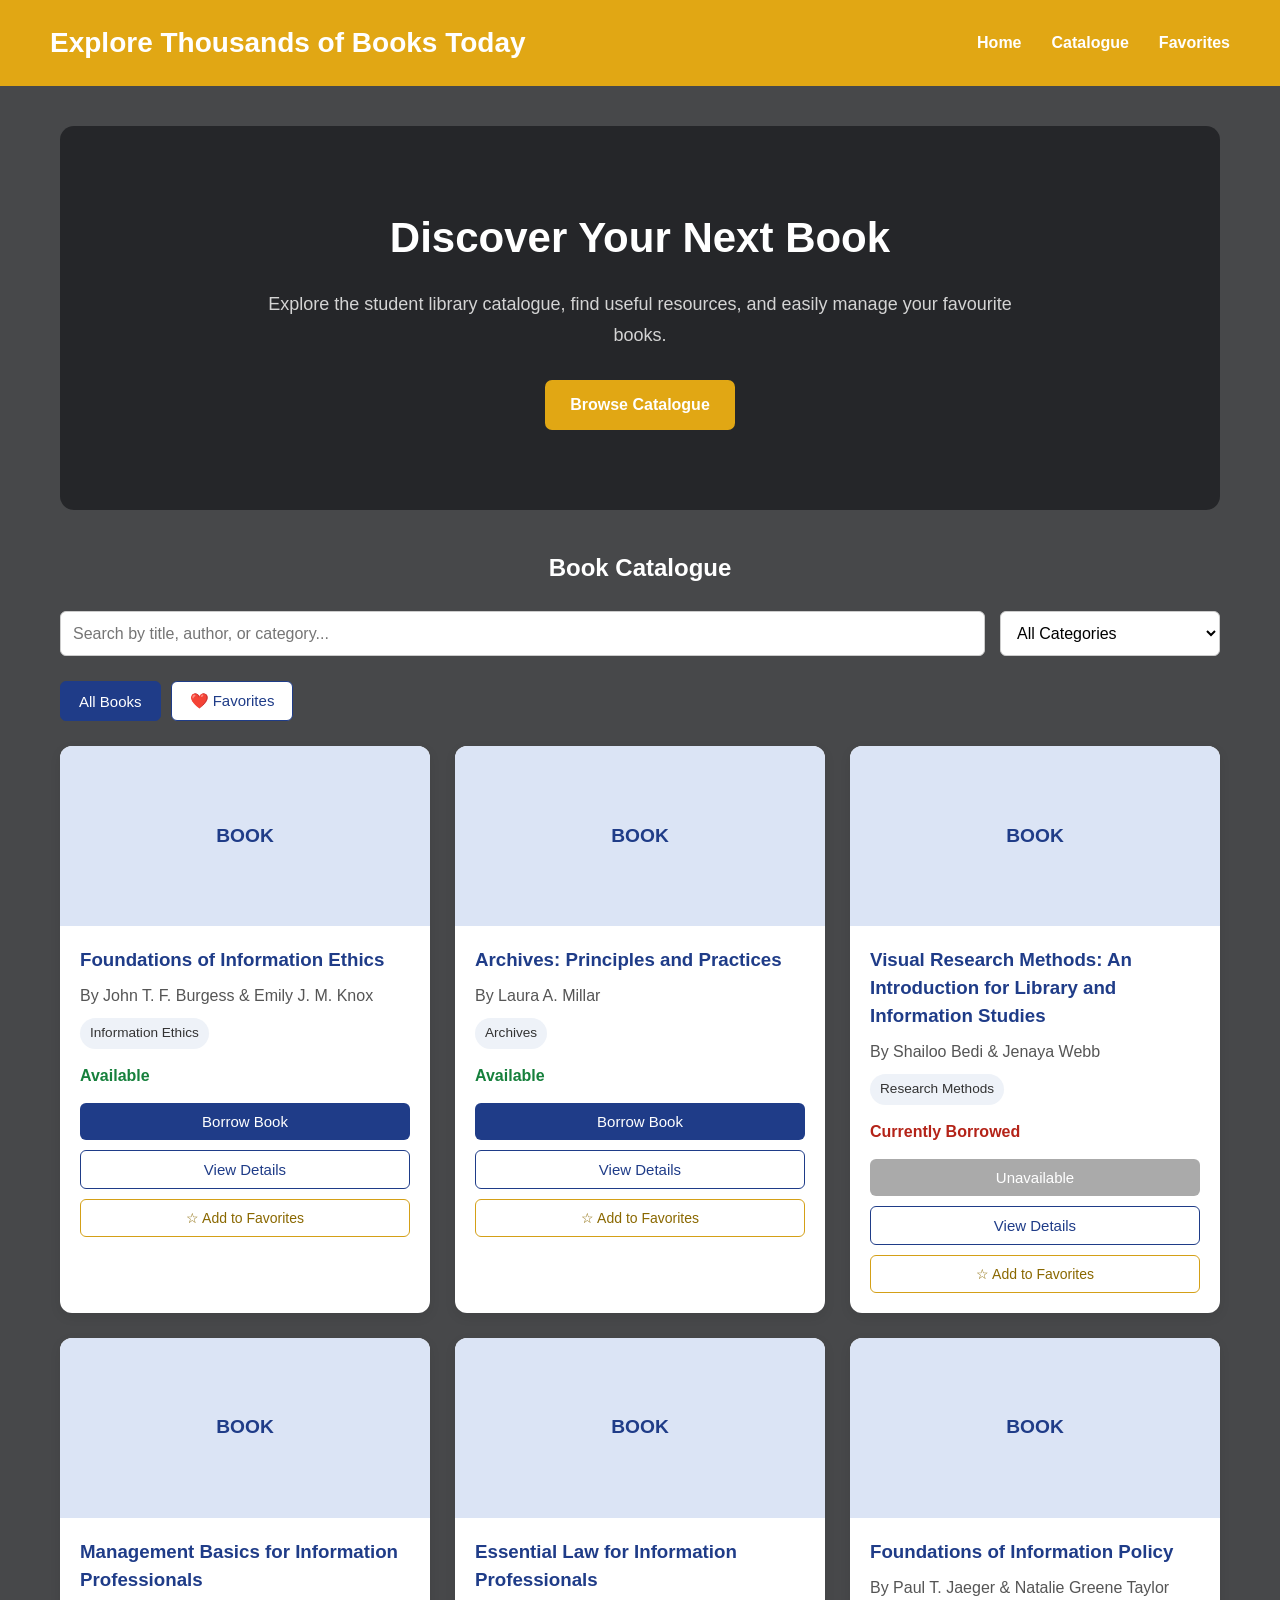
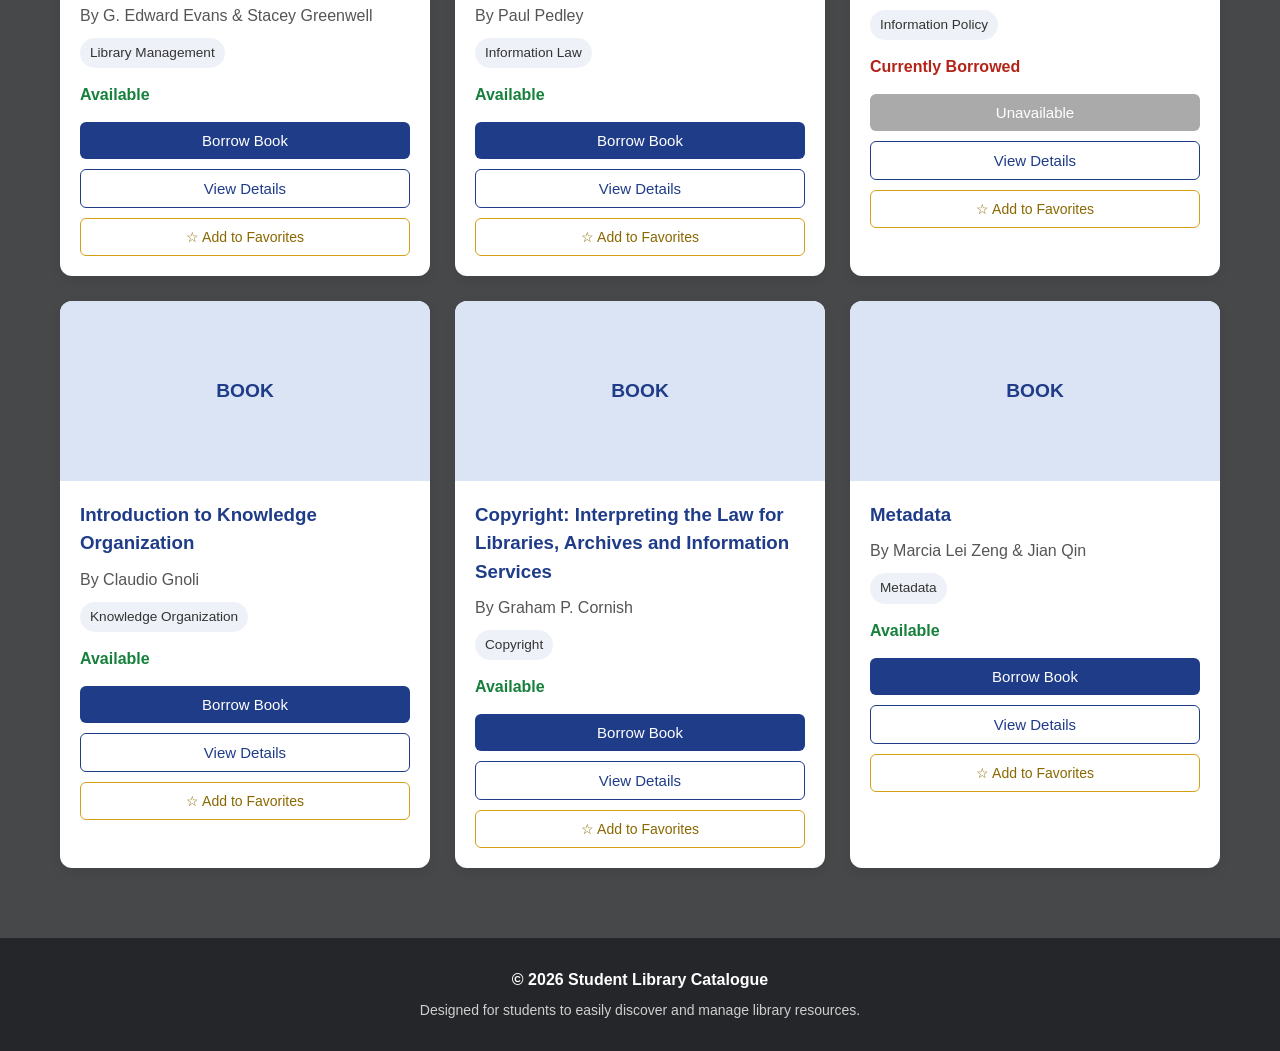
<file: index.html>
<!DOCTYPE html>
<html lang="en">
<head>
    <meta charset="UTF-8">
    <meta name="viewport" content="width=device-width, initial-scale=1.0">
    <title>Student Library Catalogue</title>
    <link rel="stylesheet" href="css/style.css">
</head>
<body>

    <header>
        <div class="header-content">

          <h1>Explore Thousands of Books Today</h1>

            <nav>
                <a href="#home">Home</a>
                <a href="#catalogue">Catalogue</a>
                <a href="#favorites">Favorites</a>
            </nav>
        </div>
    </header>

    <main>

        <section id="home" class="hero">
            <div class="hero-content">
                <h2>Discover Your Next Book</h2>

                <p>
                    Explore the student library catalogue, find useful
                    resources, and easily manage your favourite books.
                </p>

                <a href="#catalogue" class="catalogue-button">
                    Browse Catalogue
                </a>
            </div>
        </section>

        <section id="catalogue">
            <h2>Book Catalogue</h2>

            <div class="search-container">

                <input
                    type="text"
                    id="search-input"
                    placeholder="Search by title, author, or category..."
                    aria-label="Search books"
                >

                <select
                    id="category-filter"
                    aria-label="Filter books by category"
                >
                    <option value="all">All Categories</option>
                    <option value="Information Ethics">Information Ethics</option>
                    <option value="Archives">Archives</option>
                    <option value="Research Methods">Research Methods</option>
                    <option value="Library Management">Library Management</option>
                    <option value="Information Law">Information Law</option>
                    <option value="Information Policy">Information Policy</option>
                    <option value="Knowledge Organization">Knowledge Organization</option>
                    <option value="Copyright">Copyright</option>
                    <option value="Metadata">Metadata</option>
                </select>

            </div>

            <div id="favorites" class="favourites-controls">

                <button
                    id="all-books-button"
                    class="filter-button active"
                >
                    All Books
                </button>

                <button
                    id="favorites-button"
                    class="filter-button"
                >
                    ❤️ Favorites
                </button>

            </div>

            <div id="book-list"></div>

        </section>

        <div id="book-details" class="book-details hidden">

            <div class="details-content">

                <button
                    id="close-details"
                    class="close-details"
                    aria-label="Close book details"
                >
                    &times;
                </button>

                <div class="details-cover">
                    <span>BOOK</span>
                </div>

                <div class="details-info">

                    <h2 id="details-title"></h2>

                    <p
                        id="details-author"
                        class="details-author"
                    ></p>

                    <p
                        id="details-category"
                        class="details-category"
                    ></p>

                    <h3>Description</h3>

                    <p id="details-description"></p>

                    <p id="details-availability"></p>

                    <div id="details-actions"></div>

                </div>

            </div>

        </div>

    </main>

    <footer>
        <p>&copy; 2026 Student Library Catalogue</p>
        <p>Designed for students to easily discover and manage library resources.</p>
    </footer>

    <script src="js/script.js"></script>

</body>
</html>
</file>
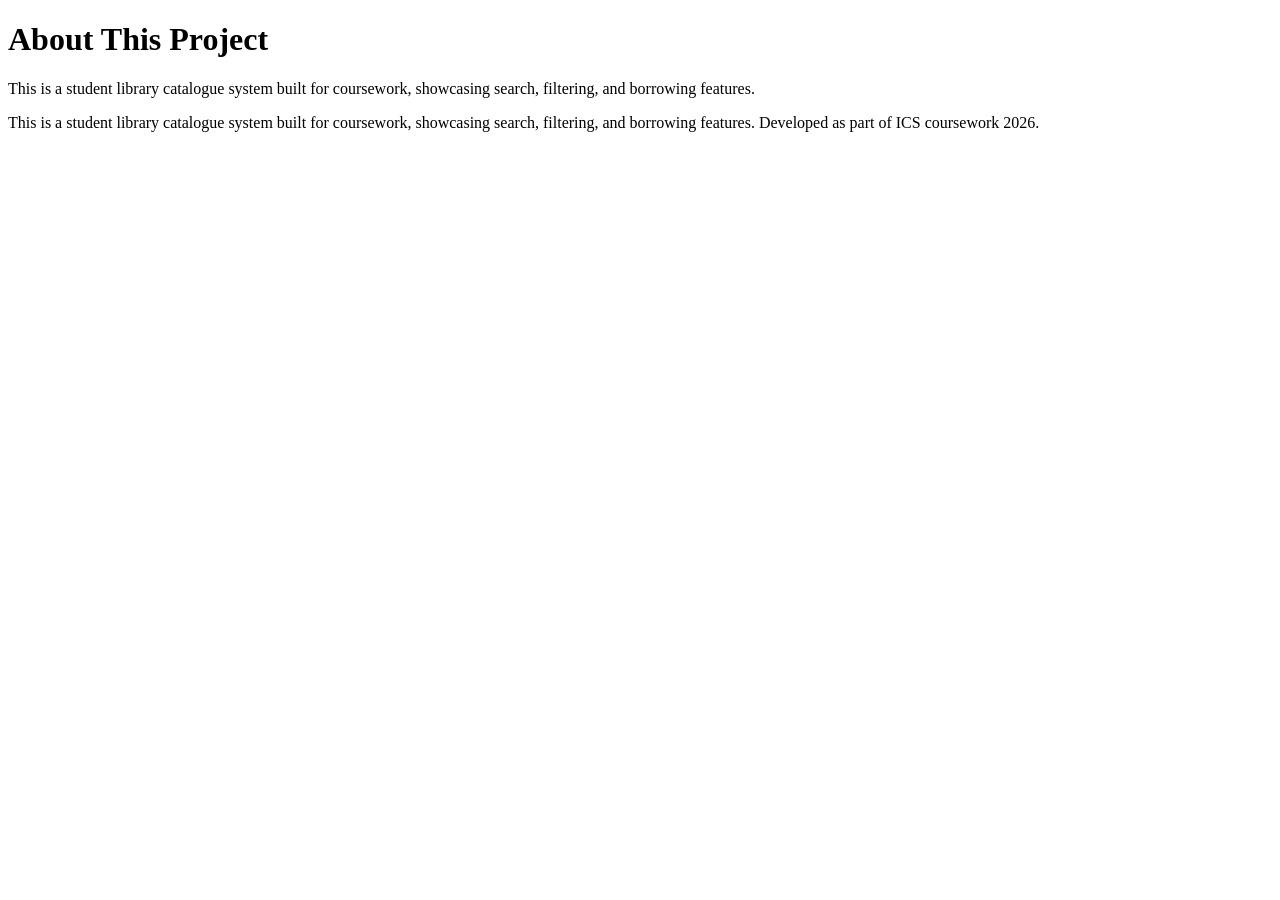
<file: about.html>
<!DOCTYPE html>
<html lang="en">
<head>
  <meta charset="UTF-8">
  <title>About - Student Library Catalogue</title>
</head>
<body>
  <h1>About This Project</h1>
<p>This is a student library catalogue system built for coursework, showcasing search, filtering, and borrowing features.</p>
<p>This is a student library catalogue system built for coursework, showcasing search, filtering, and borrowing features. Developed as part of ICS coursework 2026.</p>
</body>
</html>
</file>
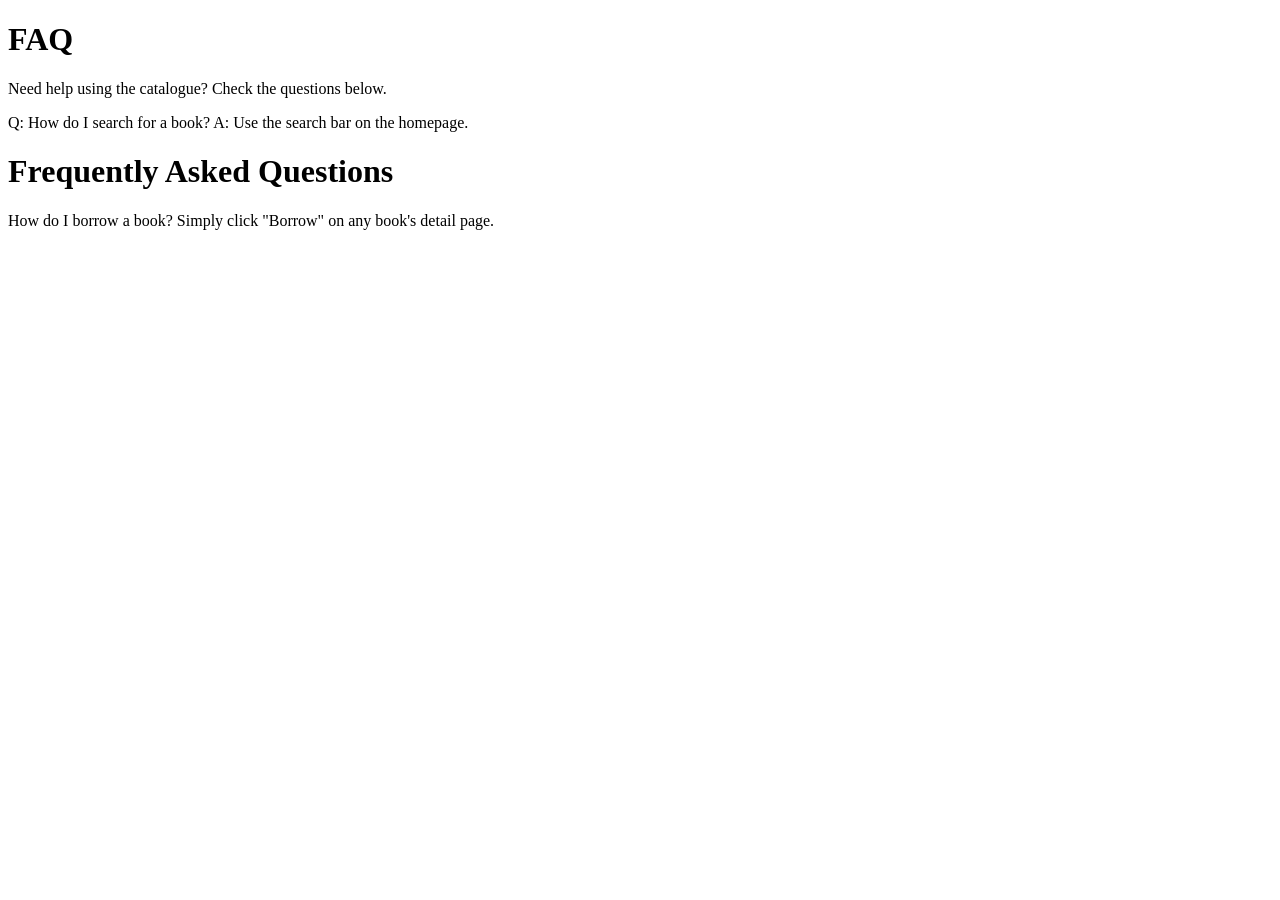
<file: faq.html>
<!DOCTYPE html>
<html lang="en">
<head>
  <meta charset="UTF-8">
  <title>FAQ - Student Library Catalogue</title>
</head>
<body>

  <h1>FAQ</h1>
  <p>Need help using the catalogue? Check the questions below.</p>
  <p>Q: How do I search for a book? A: Use the search bar on the homepage.</p>

  <h1>Frequently Asked Questions</h1>
  <p>How do I borrow a book? Simply click "Borrow" on any book's detail page.</p>

</body>
</html>
</file>
<file: css/style.css>
* {
    box-sizing: border-box;
    margin: 0;
    padding: 0;
}

html {
    scroll-behavior: smooth;
}

body {
    font-family: Arial, sans-serif;
    background: #47484a;
    color: #beb4b4;
    line-height: 1.5;
}

header {
    background: #e1a714;
    color: white;
    padding: 22px 50px;
}

.header-content {
    max-width: 1200px;
    margin: 0 auto;
    display: flex;
    align-items: center;
    justify-content: space-between;
}

header h1 {
    font-size: 28px;
}

nav {
    display: flex;
    gap: 30px;
}

nav a {
    color: white;
    text-decoration: none;
    font-weight: bold;
    font-size: 16px;
}

nav a:hover {
    text-decoration: underline;
}

.hero {
    max-width: 1200px;
    margin: 40px auto;
    padding: 80px 60px;
    background: #252629;
    border-radius: 14px;
    text-align: center;
}

.hero-content {
    max-width: 750px;
    margin: 0 auto;
}

.hero h2 {
    color: white;
    font-size: 42px;
    margin-bottom: 20px;
}

.hero p {
    color: #d4d4d4;
    font-size: 18px;
    line-height: 1.7;
    margin-bottom: 30px;
}

.catalogue-button {
    display: inline-block;
    padding: 13px 25px;
    background: #e1a714;
    color: white;
    text-decoration: none;
    border-radius: 7px;
    font-weight: bold;
}

.catalogue-button:hover {
    background: #c8930e;
}

main {
    max-width: 1200px;
    margin: 40px auto;
    padding: 0 20px;
}

#catalogue {
    margin-top: 30px;
}

#catalogue h2 {
    margin-bottom: 25px;
    text-align: center;
    color: white;
}

#book-list {
    display: grid;
    grid-template-columns: repeat(3, minmax(0, 1fr));
    gap: 25px;
}

.book-card {
    background: white;
    border-radius: 12px;
    overflow: hidden;
    box-shadow: 0 4px 12px rgba(0, 0, 0, 0.08);
    transition: transform 0.2s ease, box-shadow 0.2s ease;
}

.book-card:hover {
    transform: translateY(-4px);
    box-shadow: 0 8px 20px rgba(0, 0, 0, 0.12);
}

.book-cover {
    height: 180px;
    background: #dbe4f5;
    display: flex;
    align-items: center;
    justify-content: center;
    font-weight: bold;
    color: #1f3c88;
    font-size: 1.2rem;
}

.book-info {
    padding: 20px;
}

.book-info h3 {
    margin-bottom: 10px;
    color: #1f3c88;
}

.author {
    color: #555;
    margin-bottom: 10px;
}

.category {
    display: inline-block;
    padding: 5px 10px;
    margin-bottom: 15px;
    background: #eef2f8;
    border-radius: 20px;
    font-size: 0.85rem;
    color: #333;
}

.available {
    color: #16803c;
    font-weight: bold;
}

.unavailable {
    color: #b42318;
    font-weight: bold;
}

.borrow-button {
    width: 100%;
    margin-top: 15px;
    padding: 10px;
    border: none;
    border-radius: 6px;
    background: #1f3c88;
    color: white;
    cursor: pointer;
    font-size: 15px;
}

.borrow-button:hover {
    background: #162d68;
}

.borrow-button:disabled {
    background: #aaa;
    cursor: not-allowed;
}

.search-container {
    display: flex;
    gap: 15px;
    margin-bottom: 25px;
}

#search-input,
#category-filter {
    padding: 12px;
    border: 1px solid #ccc;
    border-radius: 6px;
    font-size: 16px;
}

#search-input {
    flex: 1;
    min-width: 0;
}

#category-filter {
    width: 220px;
    background-color: white;
}

#search-input:focus,
#category-filter:focus {
    outline: none;
    border-color: #333;
}

.no-results {
    text-align: center;
    padding: 30px;
    font-size: 18px;
}

.details-button {
    width: 100%;
    margin-top: 10px;
    padding: 10px;
    border: 1px solid #1f3c88;
    border-radius: 6px;
    background: white;
    color: #1f3c88;
    cursor: pointer;
    font-size: 15px;
}

.details-button:hover {
    background: #eef2f8;
}

.book-details {
    position: fixed;
    inset: 0;
    background: rgba(0, 0, 0, 0.65);
    display: flex;
    justify-content: center;
    align-items: center;
    padding: 20px;
    z-index: 1000;
}

.book-details.hidden {
    display: none;
}

.details-content {
    position: relative;
    background: white;
    width: 100%;
    max-width: 700px;
    border-radius: 12px;
    padding: 30px;
    max-height: 90vh;
    overflow-y: auto;
    box-shadow: 0 10px 40px rgba(0, 0, 0, 0.3);
}

.close-details {
    position: absolute;
    top: 12px;
    right: 18px;
    border: none;
    background: none;
    font-size: 32px;
    color: #555;
    cursor: pointer;
}

.close-details:hover {
    color: #b42318;
}

.details-cover {
    height: 180px;
    background: #dbe4f5;
    display: flex;
    align-items: center;
    justify-content: center;
    border-radius: 8px;
    margin-bottom: 25px;
    color: #1f3c88;
    font-size: 1.4rem;
    font-weight: bold;
}

.details-info h2 {
    color: #1f3c88;
    margin-bottom: 12px;
    padding-right: 40px;
}

.details-author {
    color: #555;
    margin-bottom: 15px;
}

.details-category {
    display: inline-block;
    padding: 6px 12px;
    background: #eef2f8;
    border-radius: 20px;
    font-size: 0.9rem;
    margin-bottom: 20px;
    color: #333;
}

.details-info h3 {
    color: #333;
    margin-bottom: 10px;
}

#details-description {
    color: #555;
    line-height: 1.6;
    margin-bottom: 20px;
}

#details-availability {
    margin-bottom: 15px;
}

#details-actions .borrow-button {
    max-width: 250px;
}

.favourites-controls {
    display: flex;
    gap: 10px;
    margin-bottom: 25px;
}

.filter-button {
    padding: 10px 18px;
    border: 1px solid #1f3c88;
    border-radius: 6px;
    background: white;
    color: #1f3c88;
    cursor: pointer;
    font-size: 15px;
}

.filter-button:hover {
    background: #eef2f8;
}

.filter-button.active {
    background: #1f3c88;
    color: white;
}

.favorite-button {
    width: 100%;
    margin-top: 10px;
    padding: 10px;
    border: 1px solid #d4a017;
    border-radius: 6px;
    background: white;
    color: #8a6800;
    cursor: pointer;
    font-size: 14px;
}

.favorite-button:hover {
    background: #fff8df;
}

.favorite-button.favorited {
    background: #fff3c4;
    color: #8a6800;
    font-weight: bold;
}

footer {
    margin-top: 70px;
    padding: 30px;
    background: #252629;
    color: #cfcfcf;
    text-align: center;
}

footer p:first-child {
    color: white;
    font-weight: bold;
    margin-bottom: 8px;
}

footer p:last-child {
    font-size: 14px;
}

@media (max-width: 900px) {
    header {
        padding: 20px 30px;
    }

    .header-content {
        flex-direction: column;
        gap: 15px;
    }

    nav {
        gap: 20px;
    }

    .hero {
        margin: 30px 20px;
        padding: 60px 40px;
    }

    .hero h2 {
        font-size: 36px;
    }

    #book-list {
        grid-template-columns: repeat(2, minmax(0, 1fr));
        gap: 20px;
    }
}

@media (max-width: 600px) {
    header {
        padding: 20px;
    }

    header h1 {
        font-size: 24px;
        text-align: center;
    }

    nav {
        width: 100%;
        justify-content: center;
        gap: 15px;
        flex-wrap: wrap;
    }

    nav a {
        font-size: 14px;
    }

    main {
        margin: 25px auto;
        padding: 0 15px;
    }

    .hero {
        margin: 20px 0;
        padding: 50px 20px;
    }

    .hero h2 {
        font-size: 30px;
    }

    .hero p {
        font-size: 16px;
    }

    .search-container {
        flex-direction: column;
    }

    #search-input,
    #category-filter {
        width: 100%;
    }

    #book-list {
        grid-template-columns: 1fr;
        gap: 18px;
    }

    .favourites-controls {
        flex-direction: column;
    }

    .filter-button {
        width: 100%;
    }

    .book-details {
        padding: 10px;
    }

    .details-content {
        padding: 25px 18px;
        max-height: 95vh;
    }

    .details-cover {
        height: 140px;
    }

    #details-actions .borrow-button {
        max-width: none;
    }

    footer {
        padding: 25px 15px;
    }
}
</file>
